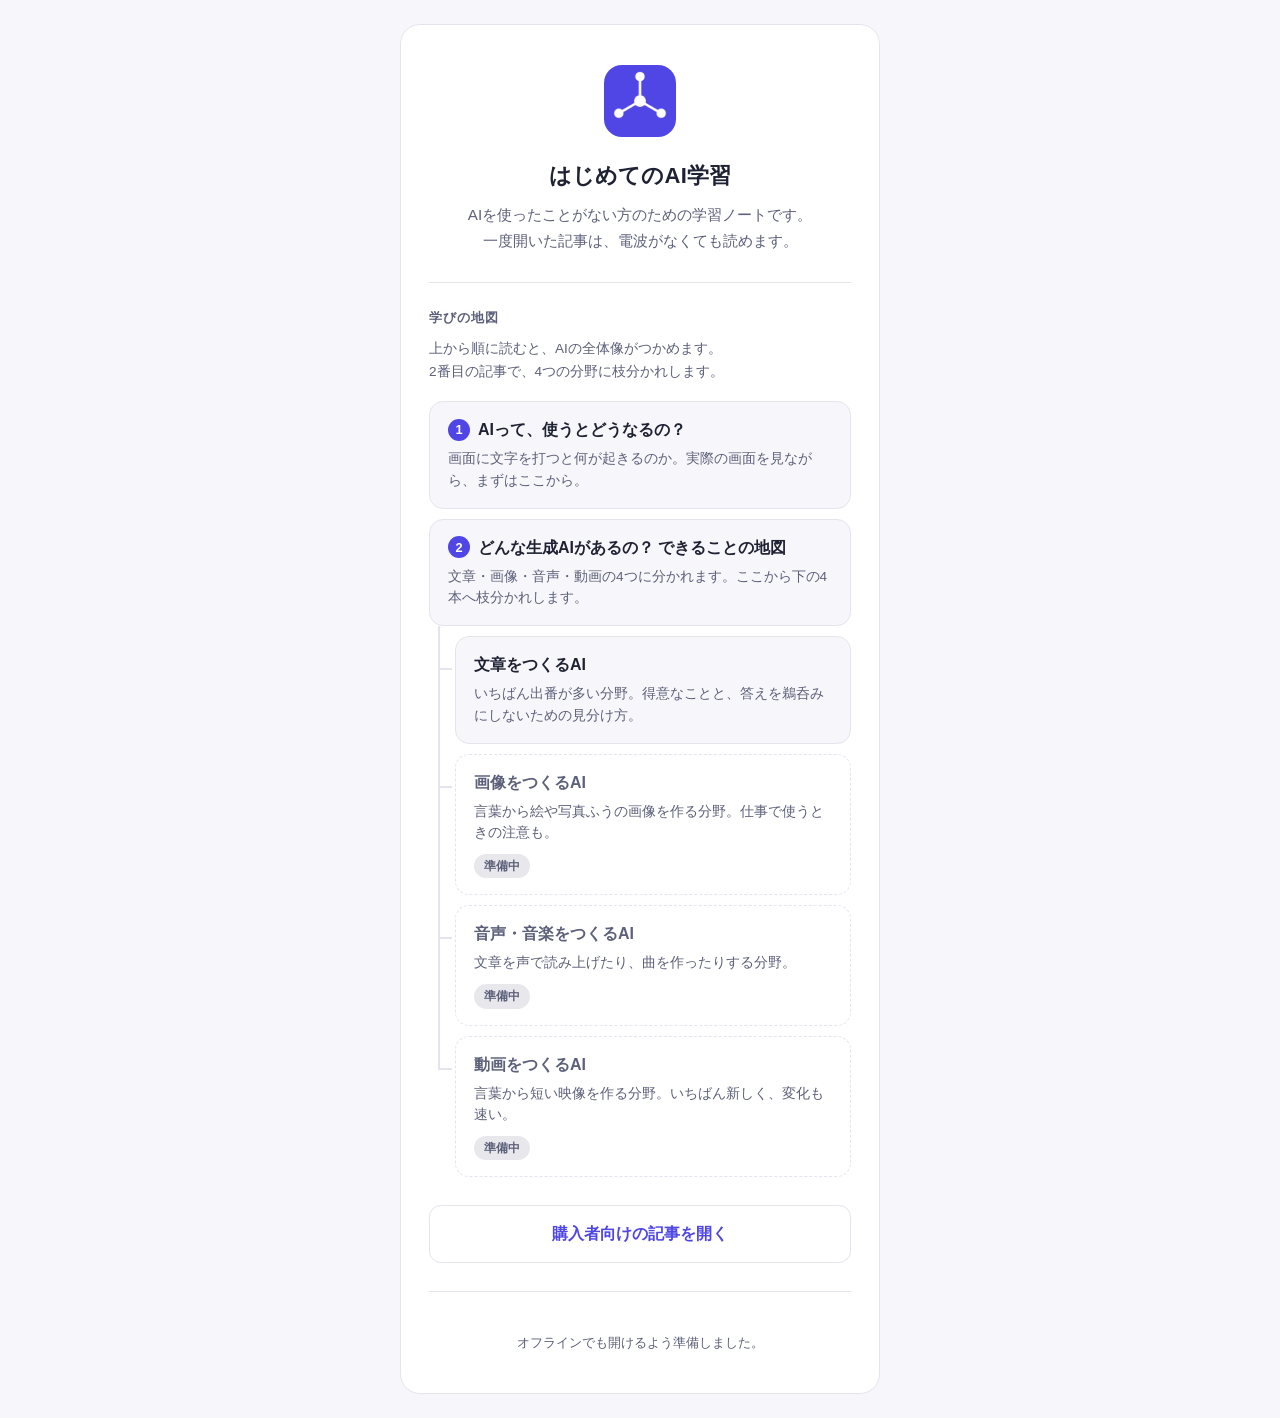
<file: ai-content-app/index.html>
<!DOCTYPE html>
<html lang="ja">
  <head>
    <meta charset="UTF-8" />
    <meta name="viewport" content="width=device-width, initial-scale=1, viewport-fit=cover" />
    <title>はじめてのAI学習</title>
    <meta name="description" content="AI初心者のための学習コンテンツを、オフラインでも読めるアプリです。" />

    <link rel="manifest" href="manifest.json" />
    <meta name="theme-color" content="#4F46E5" />

    <!-- iOSはmanifestを一部しか参照しないため、専用の指定を併記する -->
    <meta name="apple-mobile-web-app-capable" content="yes" />
    <meta name="mobile-web-app-capable" content="yes" />
    <meta name="apple-mobile-web-app-status-bar-style" content="default" />
    <meta name="apple-mobile-web-app-title" content="AI学習" />
    <link rel="apple-touch-icon" href="assets/icons/apple-touch-icon-180.png" />
    <link rel="icon" href="assets/icons/favicon-32.png" sizes="32x32" type="image/png" />

    <link rel="stylesheet" href="assets/css/style.css" />
  </head>
  <body>
    <main class="card">
      <img class="card__logo" src="assets/icons/icon-192.png" alt="" width="72" height="72" />
      <h1>はじめてのAI学習</h1>
      <p class="lead">
        AIを使ったことがない方のための学習ノートです。<br />
        一度開いた記事は、電波がなくても読めます。
      </p>

      <section class="articles">
        <h2 class="articles__heading">学びの地図</h2>
        <p class="articles__lead">
          上から順に読むと、AIの全体像がつかめます。<br />
          2番目の記事で、4つの分野に枝分かれします。
        </p>
        <p id="article-list-status" class="status">記事を読み込んでいます…</p>
        <ul id="article-list" class="articles__list"></ul>
      </section>

      <p class="actions">
        <a class="button button--quiet" href="premium.html">購入者向けの記事を開く</a>
      </p>

      <section class="install">
        <!-- Android / PCのChromeなどでインストール可能になったときだけ表示する -->
        <button id="install-button" class="install__button" type="button" hidden>
          アプリとしてインストール
        </button>

        <!-- iOSでは上のボタンを出せないため、手順を案内する -->
        <p id="ios-hint" class="install__hint" hidden>
          iPhone・iPadでは、Safariの共有ボタン
          <strong>（□に↑のマーク）</strong> をタップし、<strong>「ホーム画面に追加」</strong>
          を選ぶとアプリとして使えます。
        </p>

        <p id="status" class="status">起動しています…</p>
      </section>
    </main>

    <script src="assets/js/sw-register.js"></script>
    <script src="assets/js/article-source.js"></script>
    <script src="assets/js/article-list.js"></script>
    <script src="assets/js/app.js"></script>
  </body>
</html>
</file>
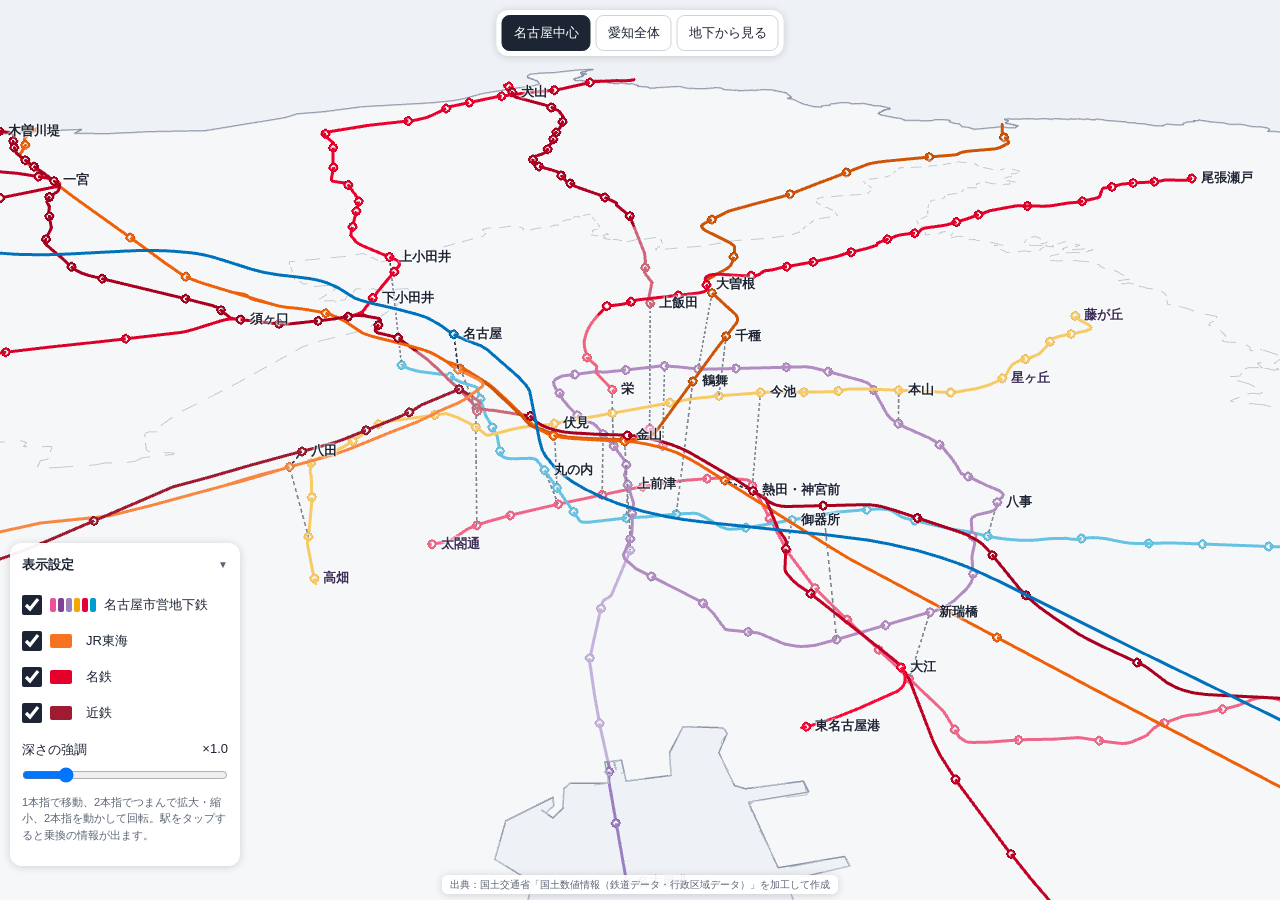
<file: ai-content-app/aichi-rail/index.html>
<!doctype html>
<html lang="ja">
<head>
<meta charset="utf-8">
<meta name="viewport" content="width=device-width, initial-scale=1, viewport-fit=cover">
<meta name="theme-color" content="#eef1f5">
<title>愛知の鉄道3D路線図</title>
<meta name="description" content="名古屋市営地下鉄とJR東海・名鉄・近鉄の愛知県内の全路線・全駅を、実際の地理座標にもとづく3Dで表示します。">
<style>
  :root { --bg: #eef1f5; --ink: #1d2433; --muted: #5b6475; --panel: rgba(255,255,255,.94); --line: #ccd2dc;
    --under: #5b3f8c; --elevated: #0b6aa8; --ground: #3d6b2f; }
  html, body { margin: 0; height: 100%; overflow: hidden; background: var(--bg); color: var(--ink);
    font-family: -apple-system, BlinkMacSystemFont, "Hiragino Sans", "Noto Sans JP", sans-serif;
    -webkit-text-size-adjust: 100%; -webkit-tap-highlight-color: transparent; }
  #stage { position: fixed; inset: 0; touch-action: none; }
  #stage canvas { display: block; width: 100%; height: 100%; }
  #labels { position: fixed; inset: 0; pointer-events: none; overflow: hidden; }
  .label { position: absolute; left: 0; top: 0; white-space: nowrap; font-size: 11px; line-height: 1;
    padding: 2px 3px; color: var(--ink); text-shadow: 0 0 3px #fff, 0 0 3px #fff, 0 0 2px #fff;
    will-change: transform; -webkit-user-select: none; user-select: none; }
  .label.major { font-size: 12.5px; font-weight: 600; }
  .label.under { color: #3b2a55; }
  .panel { position: fixed; background: var(--panel); border-radius: 12px; box-shadow: 0 1px 8px rgba(0,0,0,.16);
    font-size: 13px; -webkit-user-select: none; user-select: none; }
  button { font: inherit; color: var(--ink); cursor: pointer; }

  /* 視点プリセット */
  #views { top: calc(10px + env(safe-area-inset-top)); left: 50%; transform: translateX(-50%); padding: 5px;
    display: flex; gap: 5px; }
  #views button { padding: 8px 11px; border: 1px solid var(--line); background: #fff; border-radius: 8px; white-space: nowrap; }
  #views button.on { background: var(--ink); color: #fff; border-color: var(--ink); }

  /* 表示設定 */
  #settings { left: calc(10px + env(safe-area-inset-left)); bottom: calc(34px + env(safe-area-inset-bottom));
    width: 230px; max-width: calc(100vw - 20px); }
  #settings-toggle { width: 100%; text-align: left; background: none; border: 0; padding: 10px 12px; font-weight: 600;
    display: flex; justify-content: space-between; align-items: center; min-height: 44px; }
  #settings-toggle::after { content: "▲"; font-size: 10px; color: var(--muted); }
  #settings.open #settings-toggle::after { content: "▼"; }
  #settings .body { display: none; padding: 0 12px 12px; }
  #settings.open .body { display: block; }
  .company { display: flex; align-items: center; gap: 8px; min-height: 36px; }
  .company input { width: 20px; height: 20px; margin: 0; accent-color: var(--ink); }
  .company .sw { display: inline-flex; gap: 2px; min-width: 28px; }
  .company .sw i { width: 6px; height: 14px; border-radius: 2px; display: block; }
  .company .sw i:only-child { width: 22px; }
  .depth { margin-top: 10px; }
  .depth .row { display: flex; justify-content: space-between; margin-bottom: 2px; }
  .depth input { width: 100%; margin: 6px 0 0; }
  .hint { color: var(--muted); font-size: 11px; margin-top: 8px; line-height: 1.5; }

  /* 駅の情報 */
  #info { right: calc(10px + env(safe-area-inset-right)); bottom: calc(34px + env(safe-area-inset-bottom));
    width: 320px; max-width: calc(100vw - 20px); padding: 12px 14px 12px; max-height: 50vh; overflow: auto; }
  #info[hidden] { display: none; }
  #info h2 { margin: 0; font-size: 18px; padding-right: 36px; }
  #info-summary { color: var(--muted); font-size: 12px; margin: 2px 0 8px; }
  #info-close { position: absolute; top: 6px; right: 6px; width: 40px; height: 40px; border: 0; background: none;
    font-size: 20px; color: var(--muted); }
  #info ul { list-style: none; margin: 0; padding: 0; }
  #info li { display: flex; align-items: center; gap: 8px; padding: 5px 0; border-top: 1px solid #eef0f3; }
  #info li i { width: 6px; height: 18px; border-radius: 2px; flex: none; }
  #info .ln { flex: 1; }
  #info .lv { font-size: 11px; padding: 2px 6px; border-radius: 4px; color: #fff; flex: none; }
  .lv-地下 { background: var(--under); } .lv-地上 { background: var(--ground); } .lv-高架 { background: var(--elevated); }

  /* 出典は省略せず全文を出す（狭い画面では折り返す） */
  #attr { bottom: calc(6px + env(safe-area-inset-bottom)); left: 50%; transform: translateX(-50%); padding: 3px 8px;
    font-size: 10px; line-height: 1.35; color: var(--muted); width: max-content; max-width: calc(100vw - 20px);
    text-align: center; border-radius: 6px; box-sizing: border-box; }
  #loading, #err { position: fixed; inset: 45% 16px auto; text-align: center; color: var(--muted); }
  #err { color: #b00020; }

  /* スマホ：駅の情報は画面下いっぱいに出し、設定パネルの上に重ねる */
  @media (max-width: 700px) {
    #views button { padding: 8px 9px; font-size: 12.5px; }
    #settings { width: auto; right: auto; bottom: calc(44px + env(safe-area-inset-bottom)); }
    #info { left: 10px; right: 10px; width: auto; z-index: 2; bottom: calc(44px + env(safe-area-inset-bottom)); }
  }
</style>
<script type="importmap">
{ "imports": {
  "three": "./vendor/three/three.module.js",
  "three/addons/": "./vendor/three/addons/"
} }
</script>
</head>
<body>
<div id="stage"></div>
<div id="labels"></div>
<div id="loading">読み込み中…</div>

<nav id="views" class="panel" aria-label="視点">
  <button data-view="nagoya">名古屋中心</button>
  <button data-view="aichi">愛知全体</button>
  <button data-view="underground">地下から見る</button>
</nav>

<section id="settings" class="panel" aria-label="表示設定">
  <button id="settings-toggle" aria-expanded="false" aria-controls="settings-body">表示設定</button>
  <div class="body" id="settings-body">
    <div id="companies"></div>
    <div class="depth">
      <div class="row"><label for="depth">深さの強調</label><output id="depth-value">×1.0</output></div>
      <input id="depth" type="range" min="0.3" max="4" step="0.1" value="1">
    </div>
    <p class="hint">1本指で移動、2本指でつまんで拡大・縮小、2本指を動かして回転。駅をタップすると乗換の情報が出ます。</p>
  </div>
</section>

<section id="info" class="panel" hidden aria-live="polite">
  <h2 id="info-title"></h2>
  <div id="info-summary"></div>
  <button id="info-close" aria-label="閉じる">×</button>
  <ul id="info-rows"></ul>
</section>

<div id="attr" class="panel"></div>
<div id="err"></div>
<script type="module" src="js/main.js"></script>
</body>
</html>
</file>
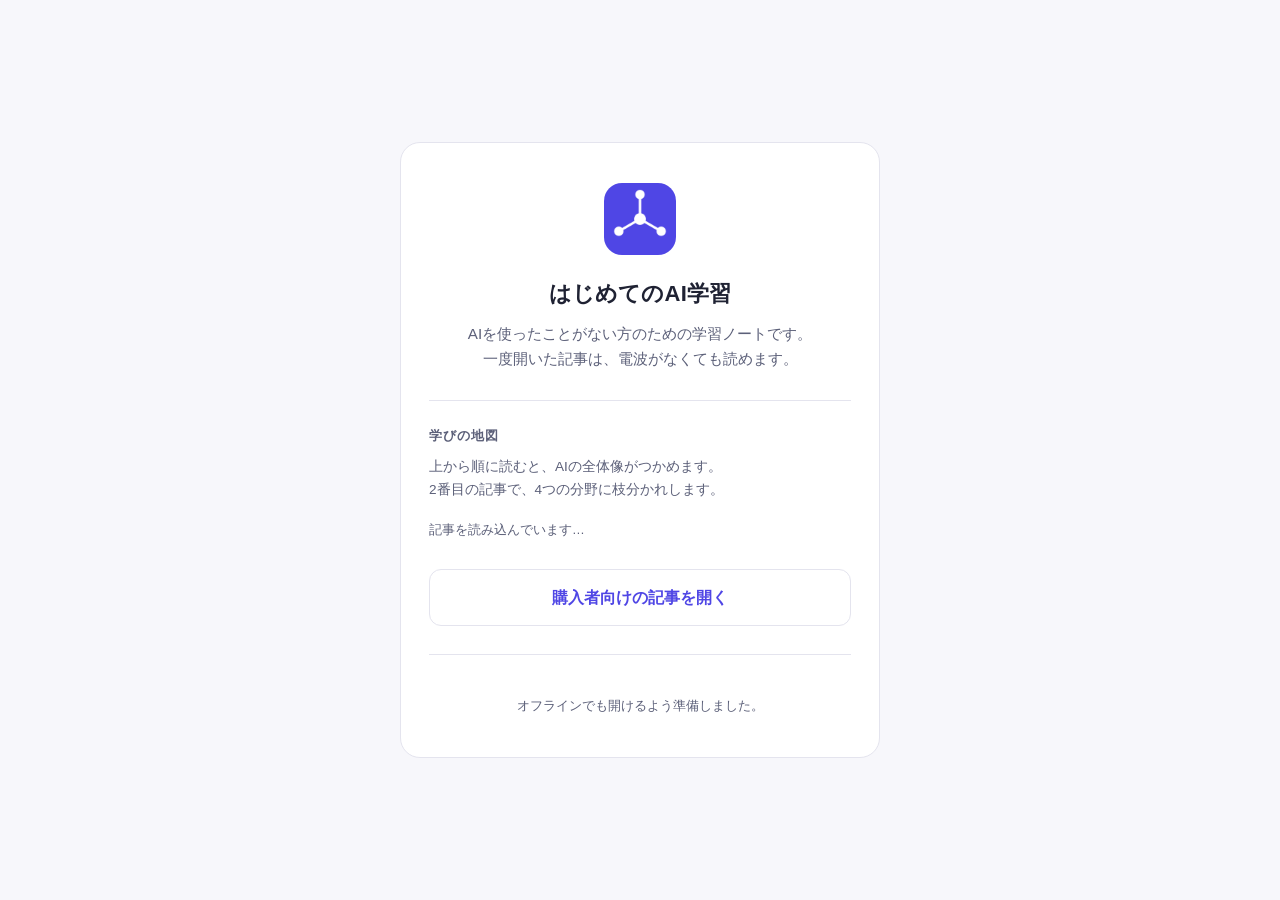
<file: ai-content-app/content.html>
<!DOCTYPE html>
<html lang="ja">
  <head>
    <meta charset="UTF-8" />
    <meta name="viewport" content="width=device-width, initial-scale=1, viewport-fit=cover" />
    <title>サンプル記事 — はじめてのAI学習</title>

    <link rel="manifest" href="manifest.json" />
    <meta name="theme-color" content="#4F46E5" />
    <meta name="apple-mobile-web-app-capable" content="yes" />
    <meta name="mobile-web-app-capable" content="yes" />
    <meta name="apple-mobile-web-app-status-bar-style" content="default" />
    <meta name="apple-mobile-web-app-title" content="AI学習" />
    <link rel="apple-touch-icon" href="assets/icons/apple-touch-icon-180.png" />
    <link rel="icon" href="assets/icons/favicon-32.png" sizes="32x32" type="image/png" />

    <link rel="stylesheet" href="assets/css/style.css" />
  </head>
  <body class="reader-page">
    <header class="reader__bar">
      <a class="reader__back" href="index.html">← もどる</a>
    </header>

    <main class="reader">
      <h1 id="article-title" class="reader__title">読み込んでいます…</h1>
      <p id="article-meta" class="reader__meta"></p>
      <p id="article-status" class="reader__status">コンテンツを読み込んでいます…</p>
      <div id="article"></div>
    </main>

    <script src="assets/js/sw-register.js"></script>
    <script src="assets/js/article-source.js"></script>
    <script src="assets/js/render-article.js"></script>
    <script src="assets/js/content.js"></script>
  </body>
</html>
</file>
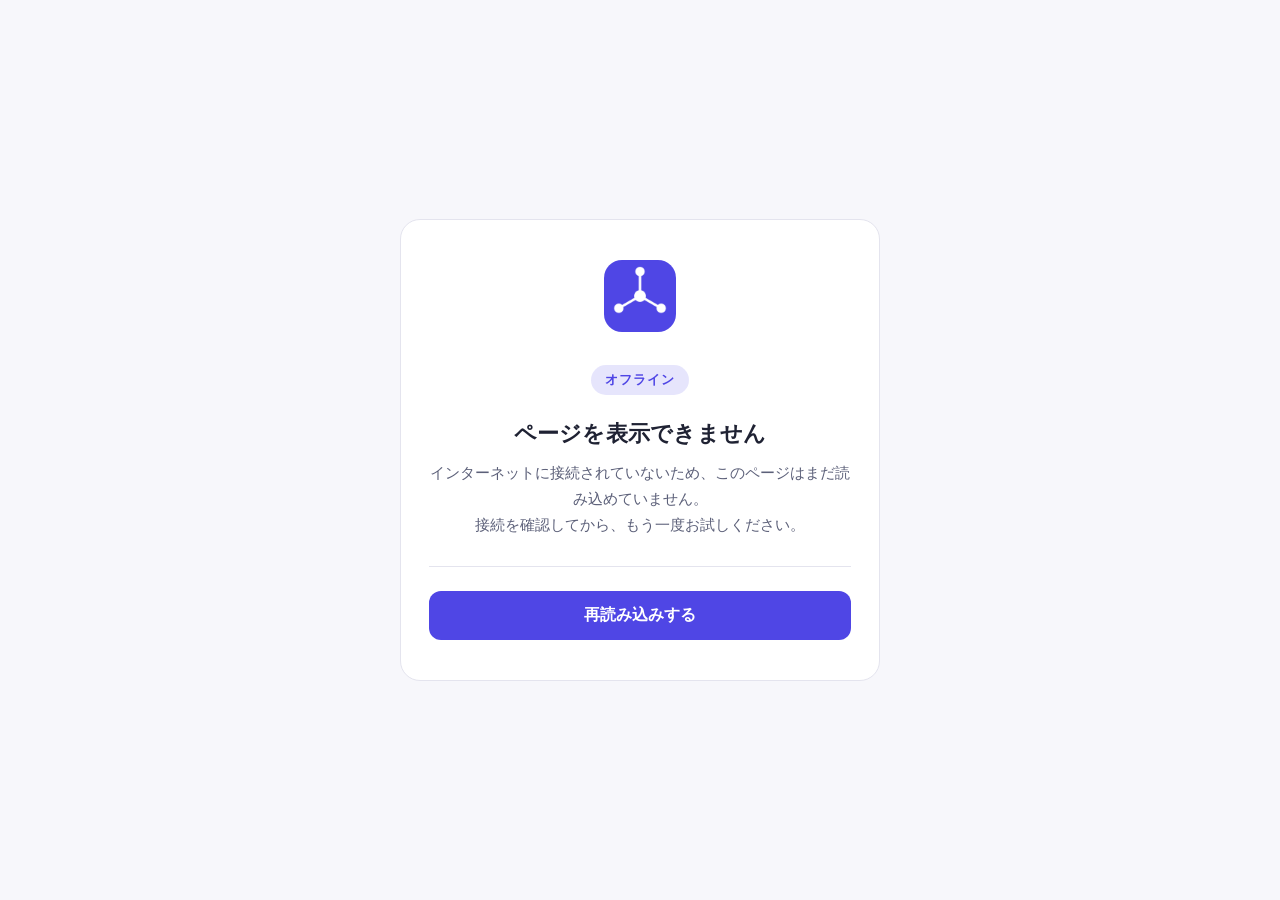
<file: ai-content-app/offline.html>
<!DOCTYPE html>
<html lang="ja">
  <head>
    <meta charset="UTF-8" />
    <meta name="viewport" content="width=device-width, initial-scale=1, viewport-fit=cover" />
    <title>オフラインです — はじめてのAI学習</title>
    <meta name="theme-color" content="#4F46E5" />
    <link rel="icon" href="assets/icons/favicon-32.png" sizes="32x32" type="image/png" />
    <link rel="stylesheet" href="assets/css/style.css" />
  </head>
  <body>
    <main class="card">
      <img class="card__logo" src="assets/icons/icon-192.png" alt="" width="72" height="72" />
      <p class="badge">オフライン</p>
      <h1>ページを表示できません</h1>
      <p class="lead">
        インターネットに接続されていないため、このページはまだ読み込めていません。<br />
        接続を確認してから、もう一度お試しください。
      </p>

      <section class="install">
        <button class="install__button" type="button" onclick="location.reload()">
          再読み込みする
        </button>
      </section>
    </main>
  </body>
</html>
</file>
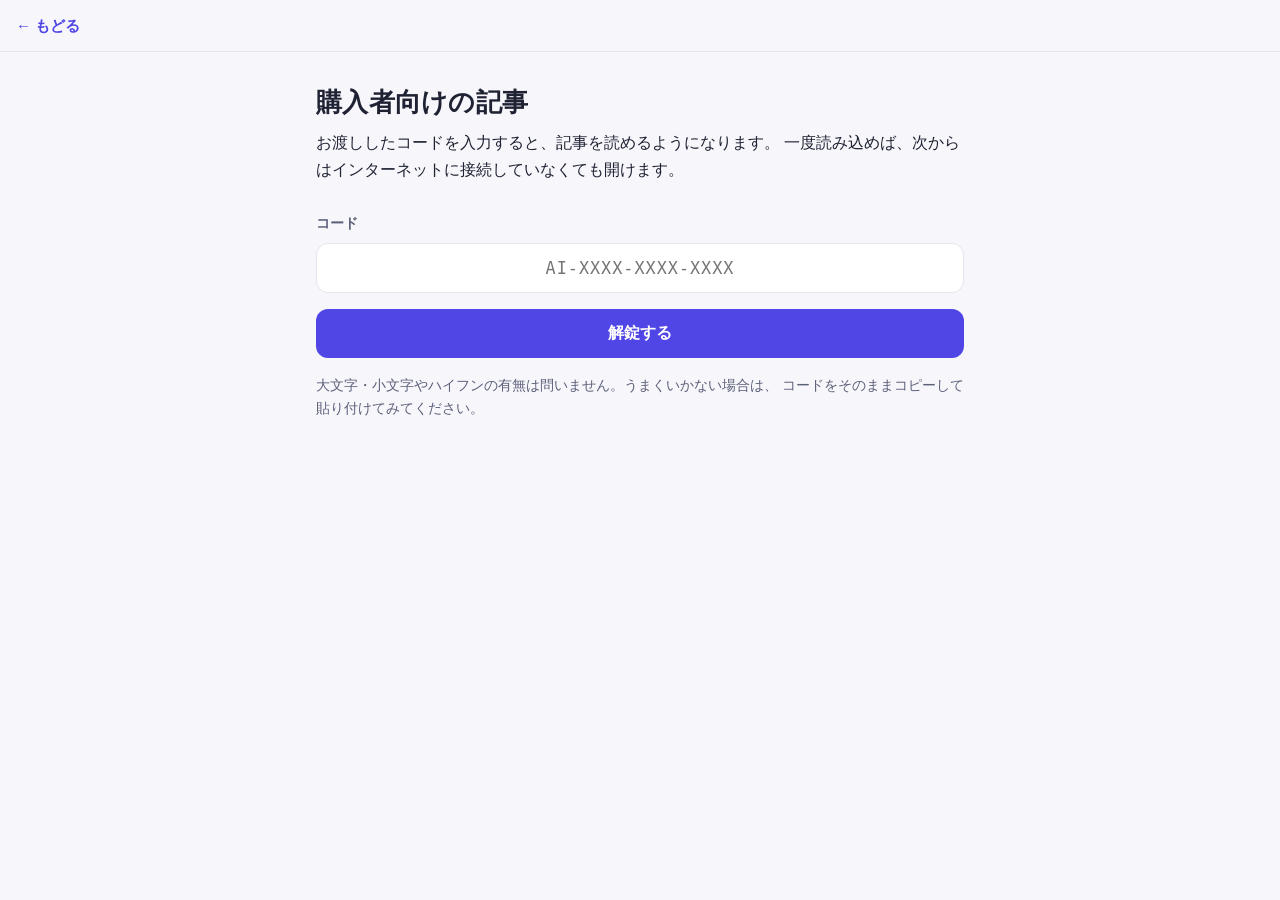
<file: ai-content-app/premium.html>
<!DOCTYPE html>
<html lang="ja">
  <head>
    <meta charset="UTF-8" />
    <meta name="viewport" content="width=device-width, initial-scale=1, viewport-fit=cover" />
    <title>有料記事 — はじめてのAI学習</title>

    <link rel="manifest" href="manifest.json" />
    <meta name="theme-color" content="#4F46E5" />
    <meta name="apple-mobile-web-app-capable" content="yes" />
    <meta name="mobile-web-app-capable" content="yes" />
    <meta name="apple-mobile-web-app-status-bar-style" content="default" />
    <meta name="apple-mobile-web-app-title" content="AI学習" />
    <link rel="apple-touch-icon" href="assets/icons/apple-touch-icon-180.png" />
    <link rel="icon" href="assets/icons/favicon-32.png" sizes="32x32" type="image/png" />

    <link rel="stylesheet" href="assets/css/style.css" />
  </head>
  <body class="reader-page">
    <header class="reader__bar">
      <a class="reader__back" href="index.html">← もどる</a>
    </header>

    <main class="reader">
      <!-- 未解錠のとき -->
      <section id="locked" hidden>
        <h1 class="reader__title">購入者向けの記事</h1>
        <p>
          お渡ししたコードを入力すると、記事を読めるようになります。
          一度読み込めば、次からはインターネットに接続していなくても開けます。
        </p>

        <form id="unlock-form" class="unlock" novalidate>
          <label class="unlock__label" for="code-input">コード</label>
          <input
            id="code-input"
            class="unlock__input"
            type="text"
            inputmode="latin"
            autocomplete="off"
            autocapitalize="characters"
            spellcheck="false"
            placeholder="AI-XXXX-XXXX-XXXX"
          />
          <p id="unlock-error" class="unlock__error" role="alert" hidden></p>
          <button id="unlock-button" class="button" type="submit">解錠する</button>
        </form>

        <p class="unlock__hint">
          大文字・小文字やハイフンの有無は問いません。うまくいかない場合は、
          コードをそのままコピーして貼り付けてみてください。
        </p>
      </section>

      <!-- 解錠済みのとき -->
      <section id="article-wrap" hidden>
        <p id="premium-notice" class="premium-notice" role="status" hidden></p>
        <h1 id="article-title" class="reader__title"></h1>
        <p id="article-meta" class="reader__meta"></p>
        <div id="article"></div>
      </section>
    </main>

    <script src="assets/js/cache-names.js"></script>
    <script src="assets/js/config.js"></script>
    <script src="assets/js/sw-register.js"></script>
    <script src="assets/js/render-article.js"></script>
    <script src="assets/js/premium.js"></script>
  </body>
</html>
</file>
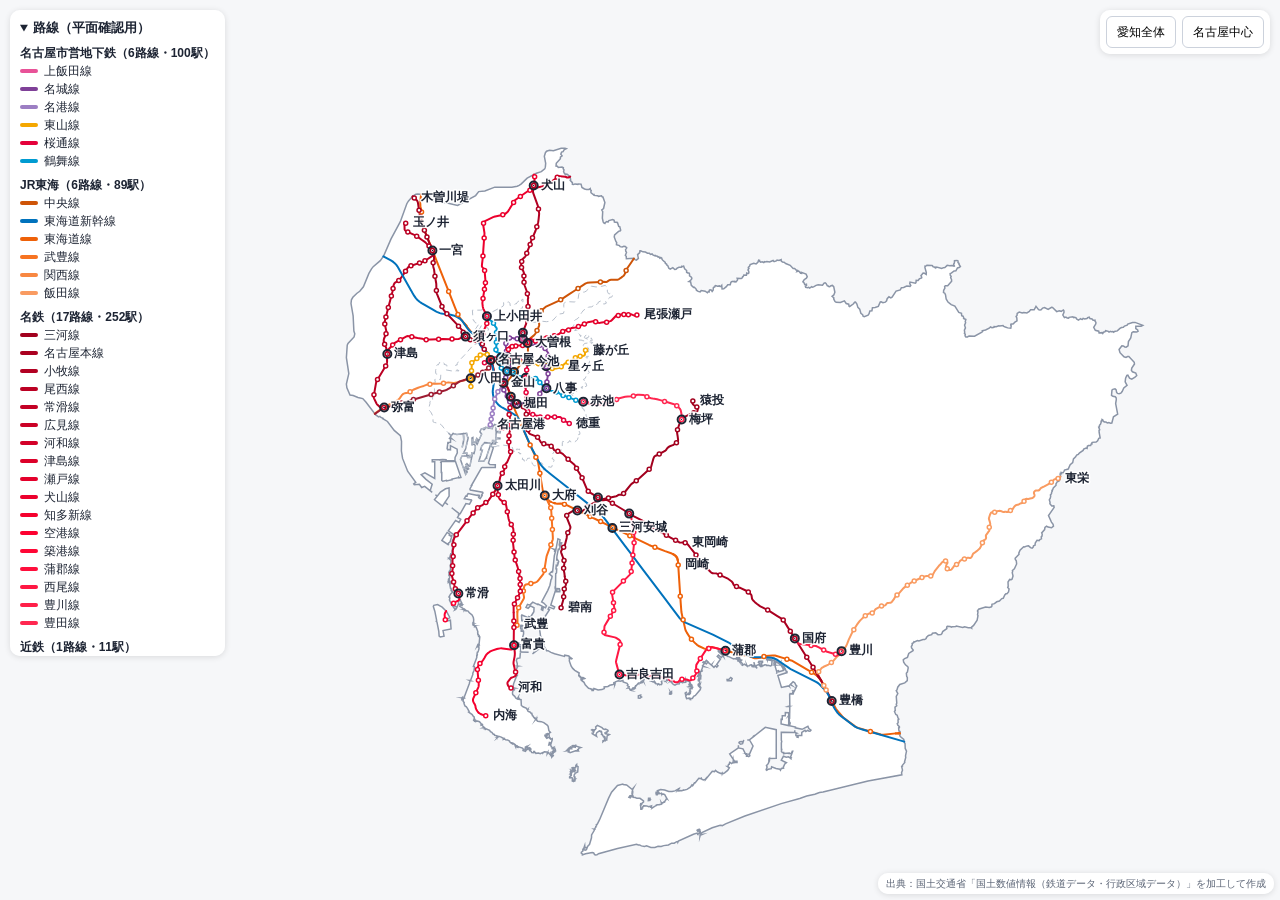
<file: ai-content-app/aichi-rail/preview2d.html>
<!doctype html>
<html lang="ja">
<head>
<meta charset="utf-8">
<meta name="viewport" content="width=device-width, initial-scale=1, viewport-fit=cover">
<title>愛知の鉄道 平面確認</title>
<style>
  :root { --bg: #f6f7f9; --land: #ffffff; --ink: #1d2433; --muted: #5b6475; --panel: rgba(255,255,255,.92); }
  html, body { margin: 0; height: 100%; background: var(--bg); color: var(--ink);
    font-family: -apple-system, BlinkMacSystemFont, "Hiragino Sans", "Noto Sans JP", sans-serif; }
  canvas { position: fixed; inset: 0; width: 100%; height: 100%; touch-action: none; display: block; }
  .panel { position: fixed; background: var(--panel); border-radius: 10px; box-shadow: 0 1px 6px rgba(0,0,0,.12);
    font-size: 12px; line-height: 1.5; }
  #legend { top: calc(10px + env(safe-area-inset-top)); left: 10px; padding: 8px 10px; max-height: 70vh; overflow: auto; }
  #legend h1 { font-size: 13px; margin: 0 0 4px; }
  #legend .co { font-weight: 600; margin-top: 6px; }
  #legend .sw { display: inline-block; width: 18px; height: 4px; border-radius: 2px; vertical-align: middle; margin-right: 6px; }
  #legend details summary { cursor: pointer; }
  #views { top: calc(10px + env(safe-area-inset-top)); right: 10px; padding: 6px; display: flex; gap: 6px; }
  #views button { font: inherit; padding: 6px 10px; border: 1px solid #ccd2dc; background: #fff; border-radius: 6px; }
  #attr { bottom: calc(6px + env(safe-area-inset-bottom)); right: 6px; padding: 3px 8px; font-size: 10px; color: var(--muted); }
  #err { position: fixed; inset: 40% 10px auto; text-align: center; color: #b00020; }
</style>
</head>
<body>
<canvas id="map"></canvas>
<div id="legend" class="panel"><details id="legend-details"><summary><h1 style="display:inline">路線（平面確認用）</h1></summary><div id="legend-body"></div></details></div>
<div id="views" class="panel">
  <button data-view="aichi">愛知全体</button>
  <button data-view="nagoya">名古屋中心</button>
</div>
<div id="attr" class="panel"></div>
<div id="err"></div>
<script type="module" src="js/preview2d.js"></script>
</body>
</html>
</file>
<file: ai-content-app/assets/css/style.css>
:root {
  --brand: #4f46e5;
  --brand-dark: #4338ca;
  --bg: #f7f7fb;
  --surface: #ffffff;
  --text: #1f2233;
  --text-muted: #5c6079;
  --border: #e4e4ee;
}

@media (prefers-color-scheme: dark) {
  :root {
    --brand: #8b85f5;
    --brand-dark: #a5a0f8;
    --bg: #14151f;
    --surface: #1d1f2c;
    --text: #eceefb;
    --text-muted: #a2a7c0;
    --border: #2e3142;
  }
}

* {
  box-sizing: border-box;
}

html,
body {
  margin: 0;
  padding: 0;
}

body {
  min-height: 100svh;
  display: flex;
  align-items: center;
  justify-content: center;
  padding: 24px max(16px, env(safe-area-inset-right)) calc(24px + env(safe-area-inset-bottom))
    max(16px, env(safe-area-inset-left));
  background: var(--bg);
  color: var(--text);
  font-family: -apple-system, BlinkMacSystemFont, "Hiragino Sans", "Noto Sans JP", "Yu Gothic UI",
    sans-serif;
  line-height: 1.7;
  -webkit-text-size-adjust: 100%;
}

.card {
  width: 100%;
  max-width: 480px;
  padding: 40px 28px;
  border: 1px solid var(--border);
  border-radius: 20px;
  background: var(--surface);
  text-align: center;
}

.card__logo {
  width: 72px;
  height: 72px;
  margin: 0 auto 20px;
  border-radius: 18px;
  display: block;
}

h1 {
  margin: 0 0 8px;
  font-size: 1.375rem;
  letter-spacing: 0.01em;
}

.lead {
  margin: 0;
  color: var(--text-muted);
  font-size: 0.95rem;
}

.badge {
  display: inline-block;
  margin-bottom: 20px;
  padding: 4px 14px;
  border-radius: 999px;
  background: color-mix(in srgb, var(--brand) 14%, transparent);
  color: var(--brand);
  font-size: 0.8rem;
  font-weight: 700;
  letter-spacing: 0.08em;
}

.install {
  margin-top: 28px;
  padding-top: 24px;
  border-top: 1px solid var(--border);
}

.install__button {
  width: 100%;
  padding: 14px 20px;
  border: none;
  border-radius: 12px;
  background: var(--brand);
  color: #fff;
  font-size: 1rem;
  font-weight: 700;
  font-family: inherit;
  cursor: pointer;
}

.install__button:hover {
  background: var(--brand-dark);
}

.install__hint {
  margin: 0;
  color: var(--text-muted);
  font-size: 0.875rem;
  text-align: left;
}

.install__hint strong {
  color: var(--text);
}

.status {
  margin: 16px 0 0;
  color: var(--text-muted);
  font-size: 0.8rem;
}

[hidden] {
  display: none !important;
}

/* ---- ボタン ---- */

.actions {
  margin: 28px 0 0;
}

.button,
.install__button {
  display: block;
  width: 100%;
  padding: 14px 20px;
  border: none;
  border-radius: 12px;
  background: var(--brand);
  color: #fff;
  font-size: 1rem;
  font-weight: 700;
  font-family: inherit;
  text-align: center;
  text-decoration: none;
  cursor: pointer;
}

.button:hover,
.install__button:hover {
  background: var(--brand-dark);
}

/* ---- 記事ページ ---- */

.reader-page {
  display: block;
  padding: 0;
}

.reader__bar {
  position: sticky;
  top: 0;
  z-index: 1;
  padding: calc(12px + env(safe-area-inset-top)) max(16px, env(safe-area-inset-left)) 12px
    max(16px, env(safe-area-inset-right));
  border-bottom: 1px solid var(--border);
  /* 半透明にすると本文がヘッダーに透けて読みづらいため、不透明にする */
  background: var(--bg);
}

.reader__back {
  color: var(--brand);
  font-size: 0.95rem;
  font-weight: 700;
  text-decoration: none;
}

.reader {
  max-width: 680px;
  margin: 0 auto;
  padding: 32px max(16px, env(safe-area-inset-left))
    calc(64px + env(safe-area-inset-bottom)) max(16px, env(safe-area-inset-right));
}

.reader__title {
  margin: 0 0 8px;
  font-size: 1.6rem;
  line-height: 1.45;
}

.reader__meta {
  margin: 0 0 32px;
  color: var(--text-muted);
  font-size: 0.85rem;
}

.reader__status {
  color: var(--text-muted);
  font-size: 0.9rem;
}

.reader h2 {
  margin: 44px 0 16px;
  padding-top: 24px;
  border-top: 1px solid var(--border);
  font-size: 1.2rem;
  line-height: 1.5;
}

.reader p {
  margin: 0 0 20px;
}

.reader ul {
  margin: 0 0 20px;
  padding-left: 1.4em;
}

.reader li {
  margin-bottom: 8px;
}

.reader figure {
  margin: 28px 0;
}

.reader figure img {
  display: block;
  width: 100%;
  height: auto;
  border: 1px solid var(--border);
  border-radius: 14px;
}

.reader figcaption {
  margin-top: 10px;
  color: var(--text-muted);
  font-size: 0.85rem;
  text-align: center;
}

/* ---- 記事一覧 ---- */

.articles {
  margin-top: 28px;
  padding-top: 24px;
  border-top: 1px solid var(--border);
  text-align: left;
}

.articles__heading {
  margin: 0 0 8px;
  font-size: 0.8rem;
  font-weight: 700;
  letter-spacing: 0.08em;
  color: var(--text-muted);
}

.articles__lead {
  margin: 0 0 18px;
  color: var(--text-muted);
  font-size: 0.85rem;
  line-height: 1.7;
}

.articles__list {
  margin: 0;
  padding: 0;
  list-style: none;
}

.articles__item + .articles__item {
  margin-top: 10px;
}

/* 枝は字下げし、縦線でつないで親子関係を見せる */
.articles__item--branch {
  position: relative;
  padding-left: 26px;
}

.articles__item--branch::before {
  content: '';
  position: absolute;
  left: 9px;
  top: -10px;
  bottom: 0;
  width: 2px;
  background: var(--border);
}

/* 最後の枝は、線を横棒の高さで止める */
.articles__item--branch:last-child::before {
  bottom: auto;
  height: 44px;
}

.articles__item--branch::after {
  content: '';
  position: absolute;
  left: 9px;
  top: 32px;
  width: 14px;
  height: 2px;
  background: var(--border);
}

.article-card {
  display: block;
  padding: 16px 18px;
  border: 1px solid var(--border);
  border-radius: 14px;
  background: var(--bg);
  text-decoration: none;
  color: inherit;
}

.article-card:hover {
  border-color: var(--brand);
}

/* 準備中は押せない。見た目でもそれと分かるようにする */
.article-card--planned {
  border-style: dashed;
  background: transparent;
  color: var(--text-muted);
}

.article-card__badge {
  display: inline-block;
  margin-top: 10px;
  padding: 2px 10px;
  border-radius: 999px;
  background: color-mix(in srgb, var(--text-muted) 14%, transparent);
  font-size: 0.75rem;
  font-weight: 700;
}

.article-card__step {
  display: inline-flex;
  align-items: center;
  justify-content: center;
  width: 22px;
  height: 22px;
  margin-right: 8px;
  border-radius: 50%;
  background: var(--brand);
  color: #fff;
  font-size: 0.8rem;
  vertical-align: 1px;
}

.article-card__title {
  display: block;
  font-weight: 700;
  line-height: 1.5;
}

.article-card__summary {
  display: block;
  margin-top: 6px;
  color: var(--text-muted);
  font-size: 0.85rem;
  line-height: 1.6;
}

/* ---- 解錠フォーム ---- */

.button--quiet {
  margin-top: 10px;
  border: 1px solid var(--border);
  background: transparent;
  color: var(--brand);
}

.button--quiet:hover {
  background: color-mix(in srgb, var(--brand) 8%, transparent);
}

.unlock {
  margin: 28px 0 16px;
}

.unlock__label {
  display: block;
  margin-bottom: 8px;
  font-size: 0.85rem;
  font-weight: 700;
  color: var(--text-muted);
}

.unlock__input {
  width: 100%;
  margin-bottom: 16px;
  padding: 14px 16px;
  border: 1px solid var(--border);
  border-radius: 12px;
  background: var(--surface);
  color: var(--text);
  font-family: ui-monospace, SFMono-Regular, Menlo, monospace;
  font-size: 1.05rem;
  letter-spacing: 0.06em;
  text-align: center;
}

.unlock__input:focus {
  outline: 2px solid var(--brand);
  outline-offset: 1px;
}

.unlock__error {
  margin: 0 0 16px;
  padding: 12px 14px;
  border-radius: 10px;
  background: color-mix(in srgb, #d92d20 12%, transparent);
  color: #b42318;
  font-size: 0.9rem;
}

@media (prefers-color-scheme: dark) {
  .unlock__error {
    color: #ff9c8f;
  }
}

.unlock__hint {
  color: var(--text-muted);
  font-size: 0.85rem;
}

.premium-notice {
  margin: 0 0 24px;
  padding: 12px 14px;
  border-radius: 10px;
  background: color-mix(in srgb, #f79009 16%, transparent);
  color: var(--text);
  font-size: 0.9rem;
}

.note {
  margin: 32px 0 0;
  padding: 16px 18px;
  border-left: 4px solid var(--brand);
  border-radius: 0 10px 10px 0;
  background: color-mix(in srgb, var(--brand) 8%, transparent);
  color: var(--text-muted);
  font-size: 0.9rem;
}
</file>
